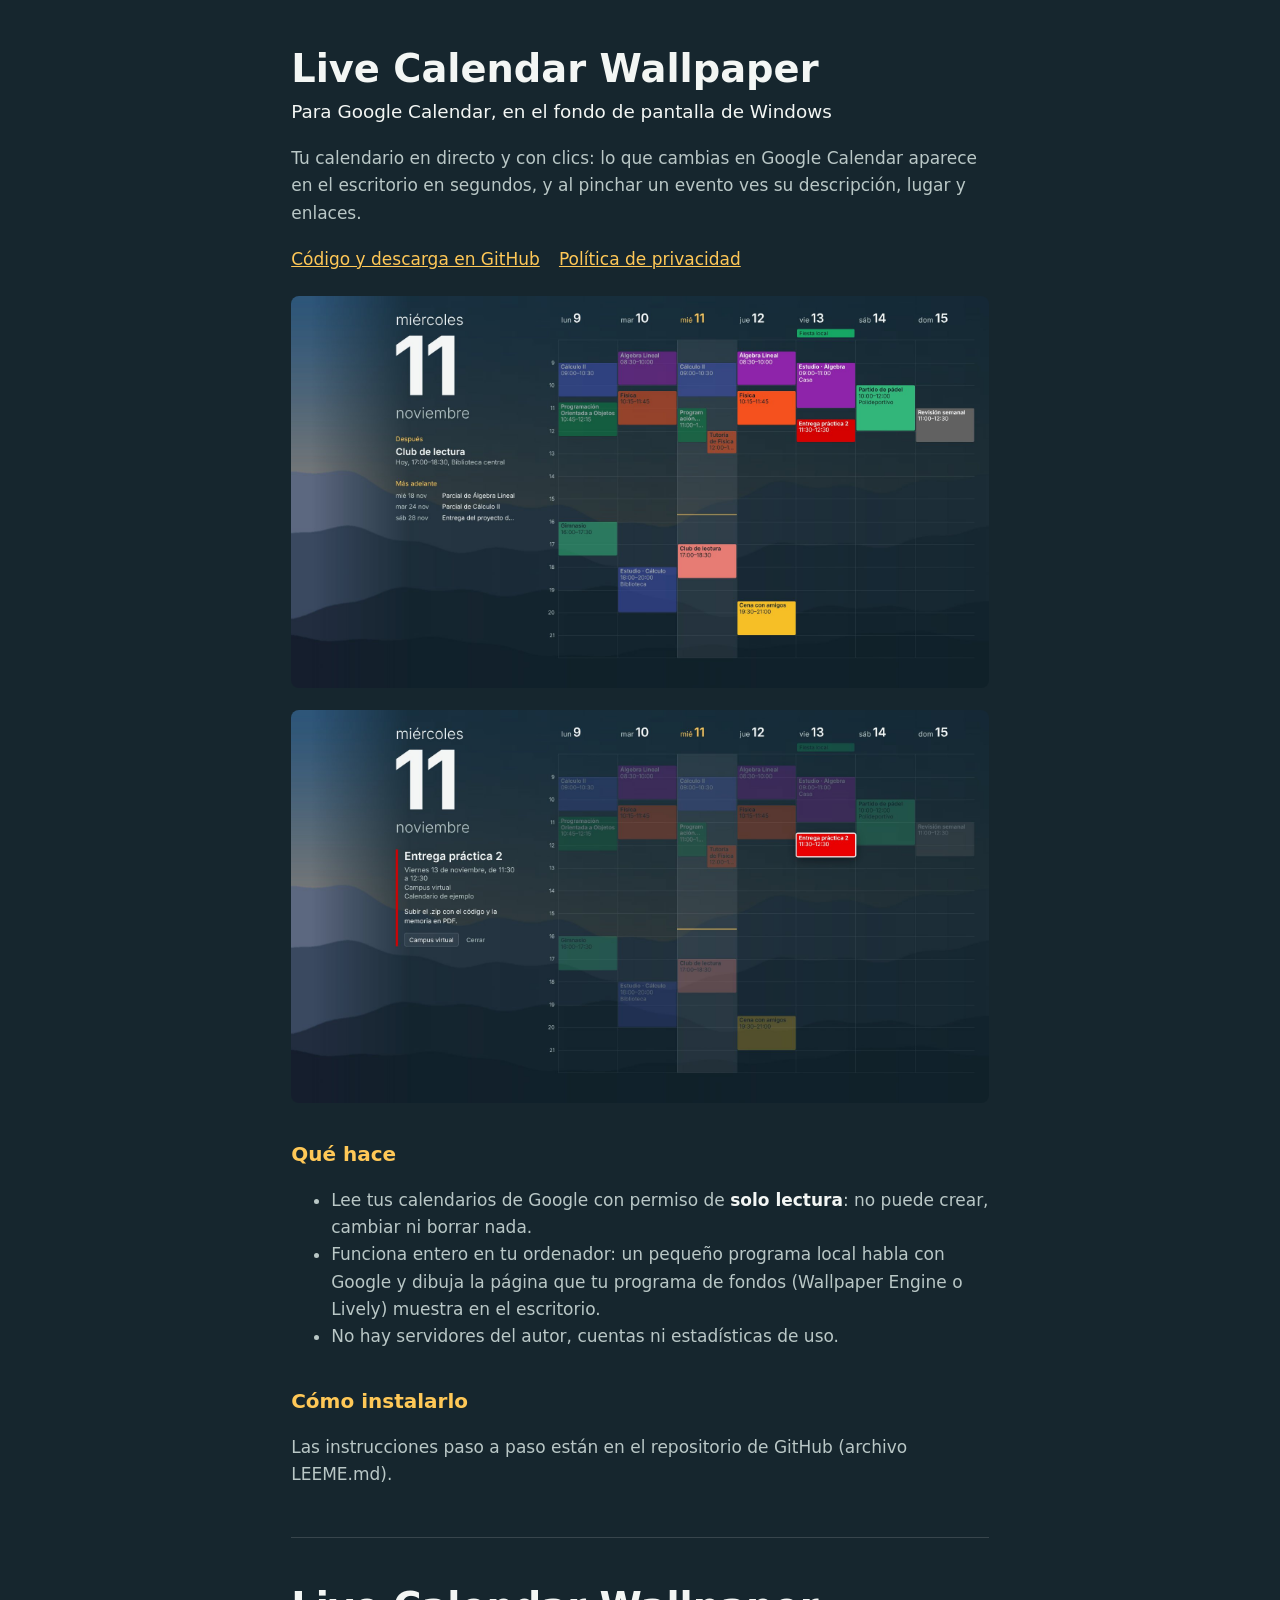
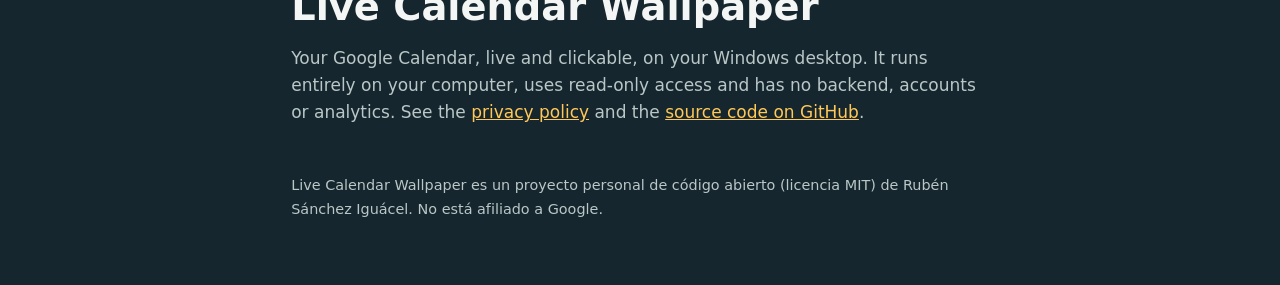
<file: docs/index.html>
<!doctype html>
<html lang="es"><head><meta charset="utf-8"><meta name="viewport" content="width=device-width,initial-scale=1">
<title>Live Calendar Wallpaper</title><link rel="stylesheet" href="estilo.css"></head>
<body><main>
<h1>Live Calendar Wallpaper</h1>
<p class="subtitulo">Para Google Calendar, en el fondo de pantalla de Windows</p>
<p>Tu calendario en directo y con clics: lo que cambias en Google Calendar aparece en el escritorio en segundos, y al pinchar un evento ves su descripción, lugar y enlaces.</p>
<nav><a class="repo" href="https://github.com/">Código y descarga en GitHub</a><a href="privacidad.html">Política de privacidad</a></nav>
<img src="vista.jpg" alt="Vista semanal del calendario sobre el fondo de escritorio">
<img src="detalle.jpg" alt="Al pinchar un evento se resalta y se muestra su detalle">
<h2>Qué hace</h2>
<ul>
<li>Lee tus calendarios de Google con permiso de <strong>solo lectura</strong>: no puede crear, cambiar ni borrar nada.</li>
<li>Funciona entero en tu ordenador: un pequeño programa local habla con Google y dibuja la página que tu programa de fondos (Wallpaper Engine o Lively) muestra en el escritorio.</li>
<li>No hay servidores del autor, cuentas ni estadísticas de uso.</li>
</ul>
<h2>Cómo instalarlo</h2>
<p>Las instrucciones paso a paso están en el repositorio de GitHub (archivo LEEME.md).</p>
<hr lang="en">
<div lang="en">
<h1>Live Calendar Wallpaper</h1>
<p>Your Google Calendar, live and clickable, on your Windows desktop. It runs entirely on your computer, uses read-only access and has no backend, accounts or analytics. See the <a href="privacidad.html#en">privacy policy</a> and the <a class="repo" href="https://github.com/">source code on GitHub</a>.</p>
</div>
<footer>Live Calendar Wallpaper es un proyecto personal de código abierto (licencia MIT) de Rubén Sánchez Iguácel. No está afiliado a Google.</footer>
</main>
<script>
// En GitHub Pages (usuario.github.io/repositorio/) enlaza al repositorio sin escribir el nombre a mano.
const usuario=location.hostname.endsWith(".github.io")?location.hostname.split(".")[0]:"";
const repo=location.pathname.split("/").filter(Boolean)[0]||"";
if(usuario&&repo)document.querySelectorAll("a.repo").forEach(a=>a.href=`https://github.com/${usuario}/${repo}`);
</script>
</body></html>
</file>
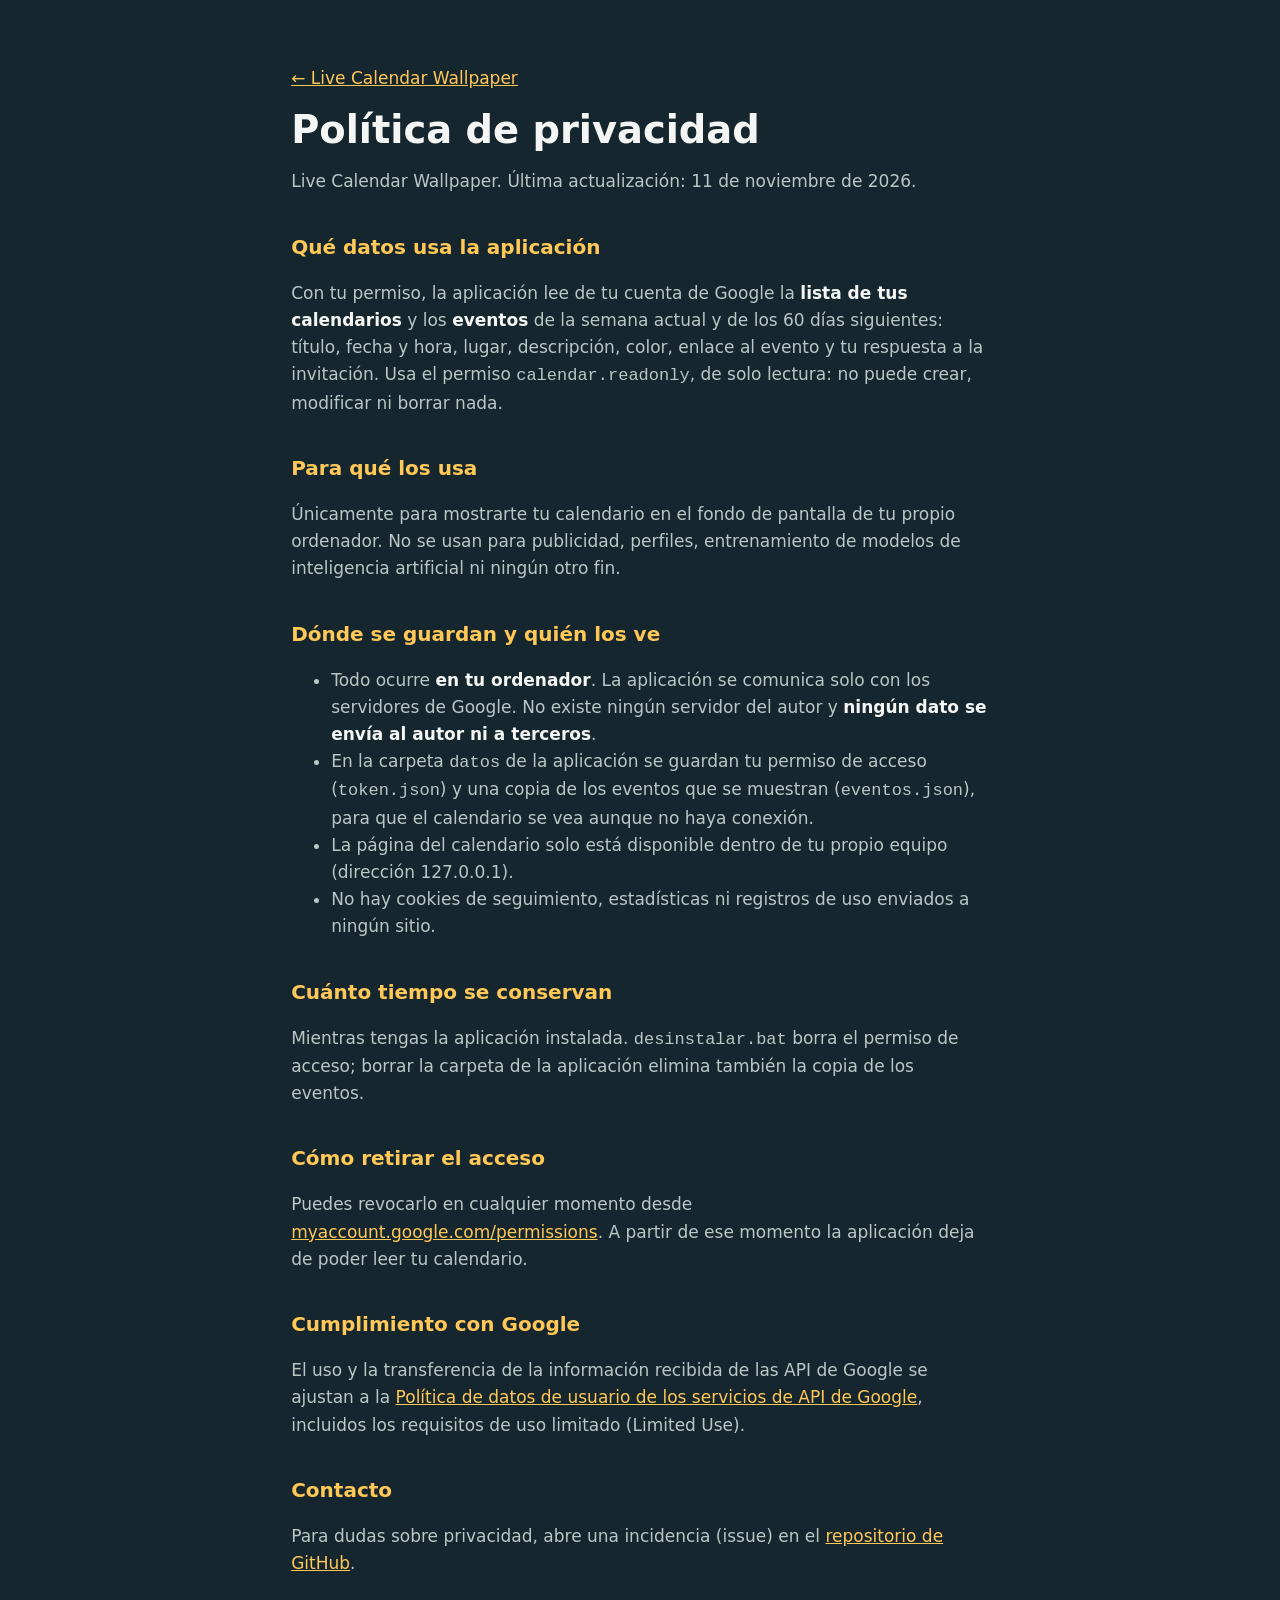
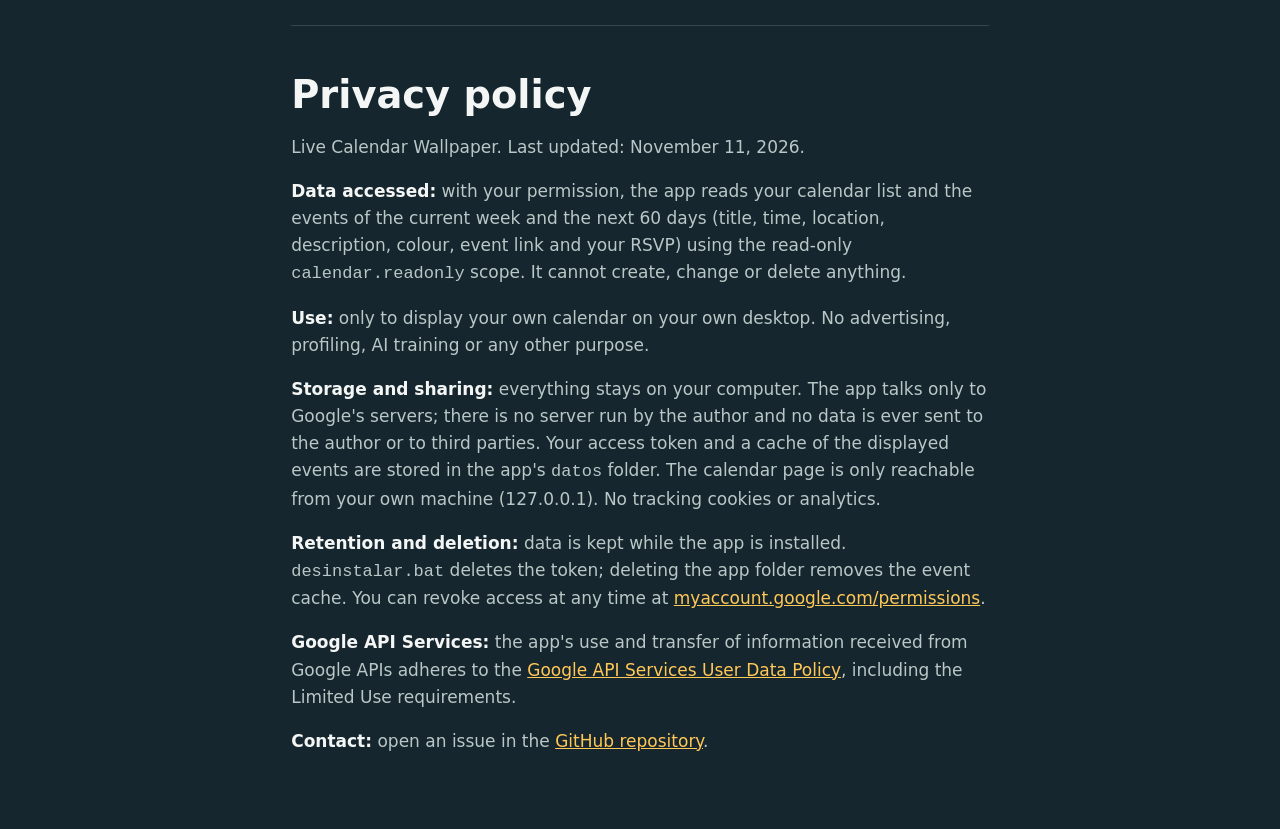
<file: docs/privacidad.html>
<!doctype html>
<html lang="es"><head><meta charset="utf-8"><meta name="viewport" content="width=device-width,initial-scale=1">
<title>Privacidad · Live Calendar Wallpaper</title><link rel="stylesheet" href="estilo.css"></head>
<body><main>
<p><a href="./">← Live Calendar Wallpaper</a></p>
<h1>Política de privacidad</h1>
<p>Live Calendar Wallpaper. Última actualización: 11 de noviembre de 2026.</p>

<h2>Qué datos usa la aplicación</h2>
<p>Con tu permiso, la aplicación lee de tu cuenta de Google la <strong>lista de tus calendarios</strong> y los <strong>eventos</strong> de la semana actual y de los 60 días siguientes: título, fecha y hora, lugar, descripción, color, enlace al evento y tu respuesta a la invitación. Usa el permiso <code>calendar.readonly</code>, de solo lectura: no puede crear, modificar ni borrar nada.</p>

<h2>Para qué los usa</h2>
<p>Únicamente para mostrarte tu calendario en el fondo de pantalla de tu propio ordenador. No se usan para publicidad, perfiles, entrenamiento de modelos de inteligencia artificial ni ningún otro fin.</p>

<h2>Dónde se guardan y quién los ve</h2>
<ul>
<li>Todo ocurre <strong>en tu ordenador</strong>. La aplicación se comunica solo con los servidores de Google. No existe ningún servidor del autor y <strong>ningún dato se envía al autor ni a terceros</strong>.</li>
<li>En la carpeta <code>datos</code> de la aplicación se guardan tu permiso de acceso (<code>token.json</code>) y una copia de los eventos que se muestran (<code>eventos.json</code>), para que el calendario se vea aunque no haya conexión.</li>
<li>La página del calendario solo está disponible dentro de tu propio equipo (dirección 127.0.0.1).</li>
<li>No hay cookies de seguimiento, estadísticas ni registros de uso enviados a ningún sitio.</li>
</ul>

<h2>Cuánto tiempo se conservan</h2>
<p>Mientras tengas la aplicación instalada. <code>desinstalar.bat</code> borra el permiso de acceso; borrar la carpeta de la aplicación elimina también la copia de los eventos.</p>

<h2>Cómo retirar el acceso</h2>
<p>Puedes revocarlo en cualquier momento desde <a href="https://myaccount.google.com/permissions">myaccount.google.com/permissions</a>. A partir de ese momento la aplicación deja de poder leer tu calendario.</p>

<h2>Cumplimiento con Google</h2>
<p>El uso y la transferencia de la información recibida de las API de Google se ajustan a la <a href="https://developers.google.com/terms/api-services-user-data-policy">Política de datos de usuario de los servicios de API de Google</a>, incluidos los requisitos de uso limitado (Limited Use).</p>

<h2>Contacto</h2>
<p>Para dudas sobre privacidad, abre una incidencia (issue) en el <a class="repo" href="https://github.com/">repositorio de GitHub</a>.</p>

<hr>
<div lang="en" id="en">
<h1>Privacy policy</h1>
<p>Live Calendar Wallpaper. Last updated: November 11, 2026.</p>
<p><strong>Data accessed:</strong> with your permission, the app reads your calendar list and the events of the current week and the next 60 days (title, time, location, description, colour, event link and your RSVP) using the read-only <code>calendar.readonly</code> scope. It cannot create, change or delete anything.</p>
<p><strong>Use:</strong> only to display your own calendar on your own desktop. No advertising, profiling, AI training or any other purpose.</p>
<p><strong>Storage and sharing:</strong> everything stays on your computer. The app talks only to Google's servers; there is no server run by the author and no data is ever sent to the author or to third parties. Your access token and a cache of the displayed events are stored in the app's <code>datos</code> folder. The calendar page is only reachable from your own machine (127.0.0.1). No tracking cookies or analytics.</p>
<p><strong>Retention and deletion:</strong> data is kept while the app is installed. <code>desinstalar.bat</code> deletes the token; deleting the app folder removes the event cache. You can revoke access at any time at <a href="https://myaccount.google.com/permissions">myaccount.google.com/permissions</a>.</p>
<p><strong>Google API Services:</strong> the app's use and transfer of information received from Google APIs adheres to the <a href="https://developers.google.com/terms/api-services-user-data-policy">Google API Services User Data Policy</a>, including the Limited Use requirements.</p>
<p><strong>Contact:</strong> open an issue in the <a class="repo" href="https://github.com/">GitHub repository</a>.</p>
</div>
</main>
<script>
const usuario=location.hostname.endsWith(".github.io")?location.hostname.split(".")[0]:"";
const repo=location.pathname.split("/").filter(Boolean)[0]||"";
if(usuario&&repo)document.querySelectorAll("a.repo").forEach(a=>a.href=`https://github.com/${usuario}/${repo}`);
</script>
</body></html>
</file>
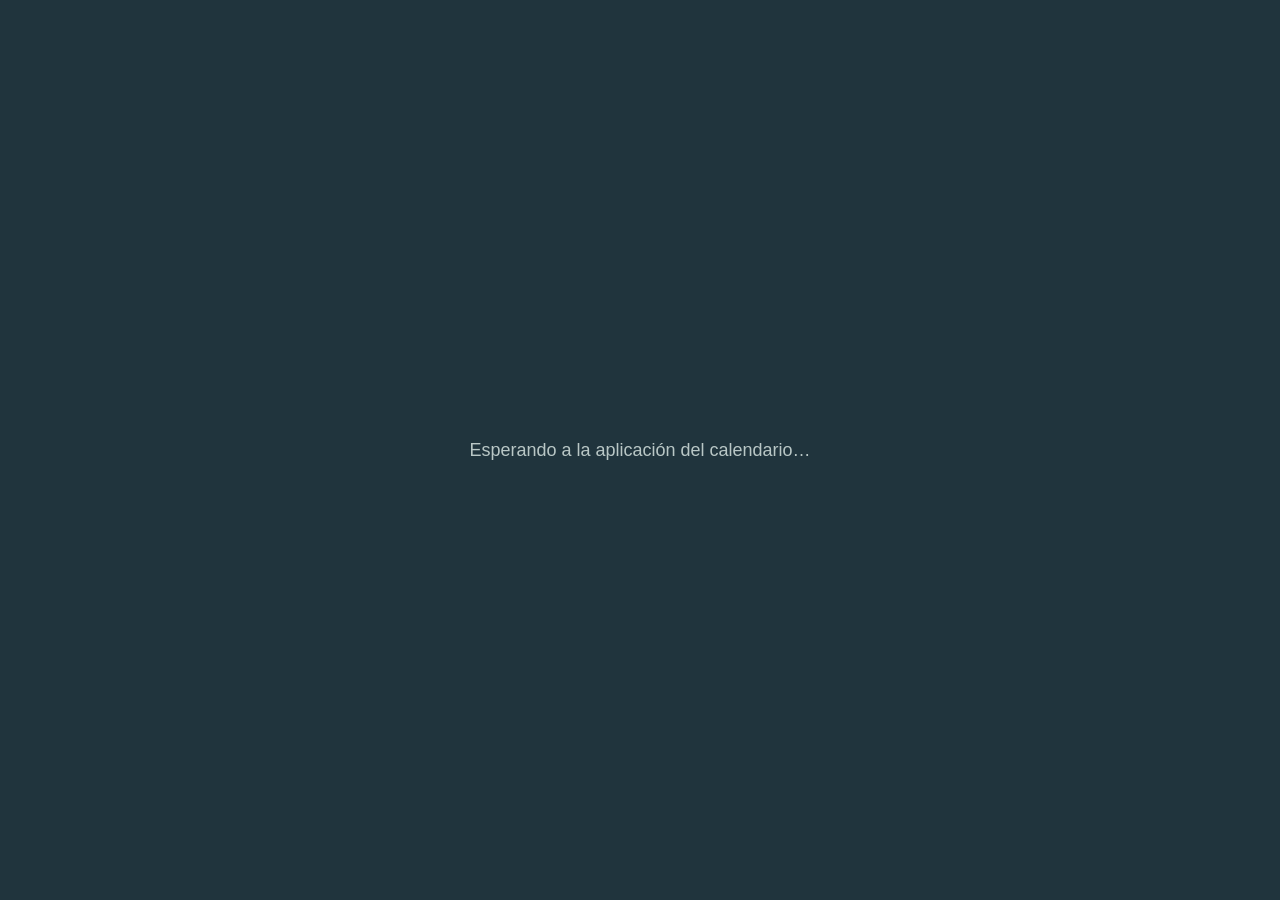
<file: fondo_pantalla/calendario.html>
<!doctype html>
<html lang="es">
<head>
  <meta charset="utf-8">
  <title>Calendario</title>
  <style>
    html, body { margin: 0; height: 100%; }
    body { background: #20343d; color: #b9c7c6; font: 18px Bahnschrift, "Segoe UI", sans-serif; display: grid; place-items: center; }
  </style>
</head>
<body>
  <p>Esperando a la aplicación del calendario…</p>
  <script>
    // Este archivo es el que se pone como fondo en Wallpaper Engine o Lively. No contiene datos:
    // espera a que la app local responda (puede arrancar más tarde que el programa de fondos)
    // y entonces abre la página que genera. Si cambias el puerto en config.json, cámbialo aquí.
    const APP = "http://127.0.0.1:8765/";
    async function probar() {
      try {
        await fetch(APP + "api/ping", { mode: "no-cors", cache: "no-store" });
        location.replace(APP);
      } catch {
        setTimeout(probar, 2000);
      }
    }
    probar();
  </script>
</body>
</html>
</file>
<file: docs/estilo.css>
:root{--tinta:#f3f6f4;--suave:#b9c7c6;--fondo:#16262e;--panel:#1d313a;--acento:#ffc857}
*{box-sizing:border-box}
body{margin:0;background:var(--fondo);color:var(--tinta);font:17px/1.6 Bahnschrift,"Segoe UI",system-ui,sans-serif}
main{max-width:46rem;margin:0 auto;padding:3rem 1.2rem 4rem}
h1{font-size:2.4rem;line-height:1.1;margin:0 0 .6rem}
.subtitulo{margin:-.2rem 0 1.2rem;font-size:1.15rem;color:var(--tinta)}
h2{font-size:1.25rem;margin:2.2rem 0 .4rem;color:var(--acento);font-weight:600}
p,li{color:var(--suave)}
strong{color:var(--tinta)}
a{color:var(--acento)}
img{width:100%;border-radius:.5rem;margin:1.4rem 0 .4rem;display:block}
nav{display:flex;gap:1.2rem;flex-wrap:wrap;margin:1.2rem 0}
footer{margin-top:3rem;font-size:.9rem;color:var(--suave)}
hr{border:0;border-top:1px solid rgba(243,246,244,.15);margin:3rem 0}
</file>
